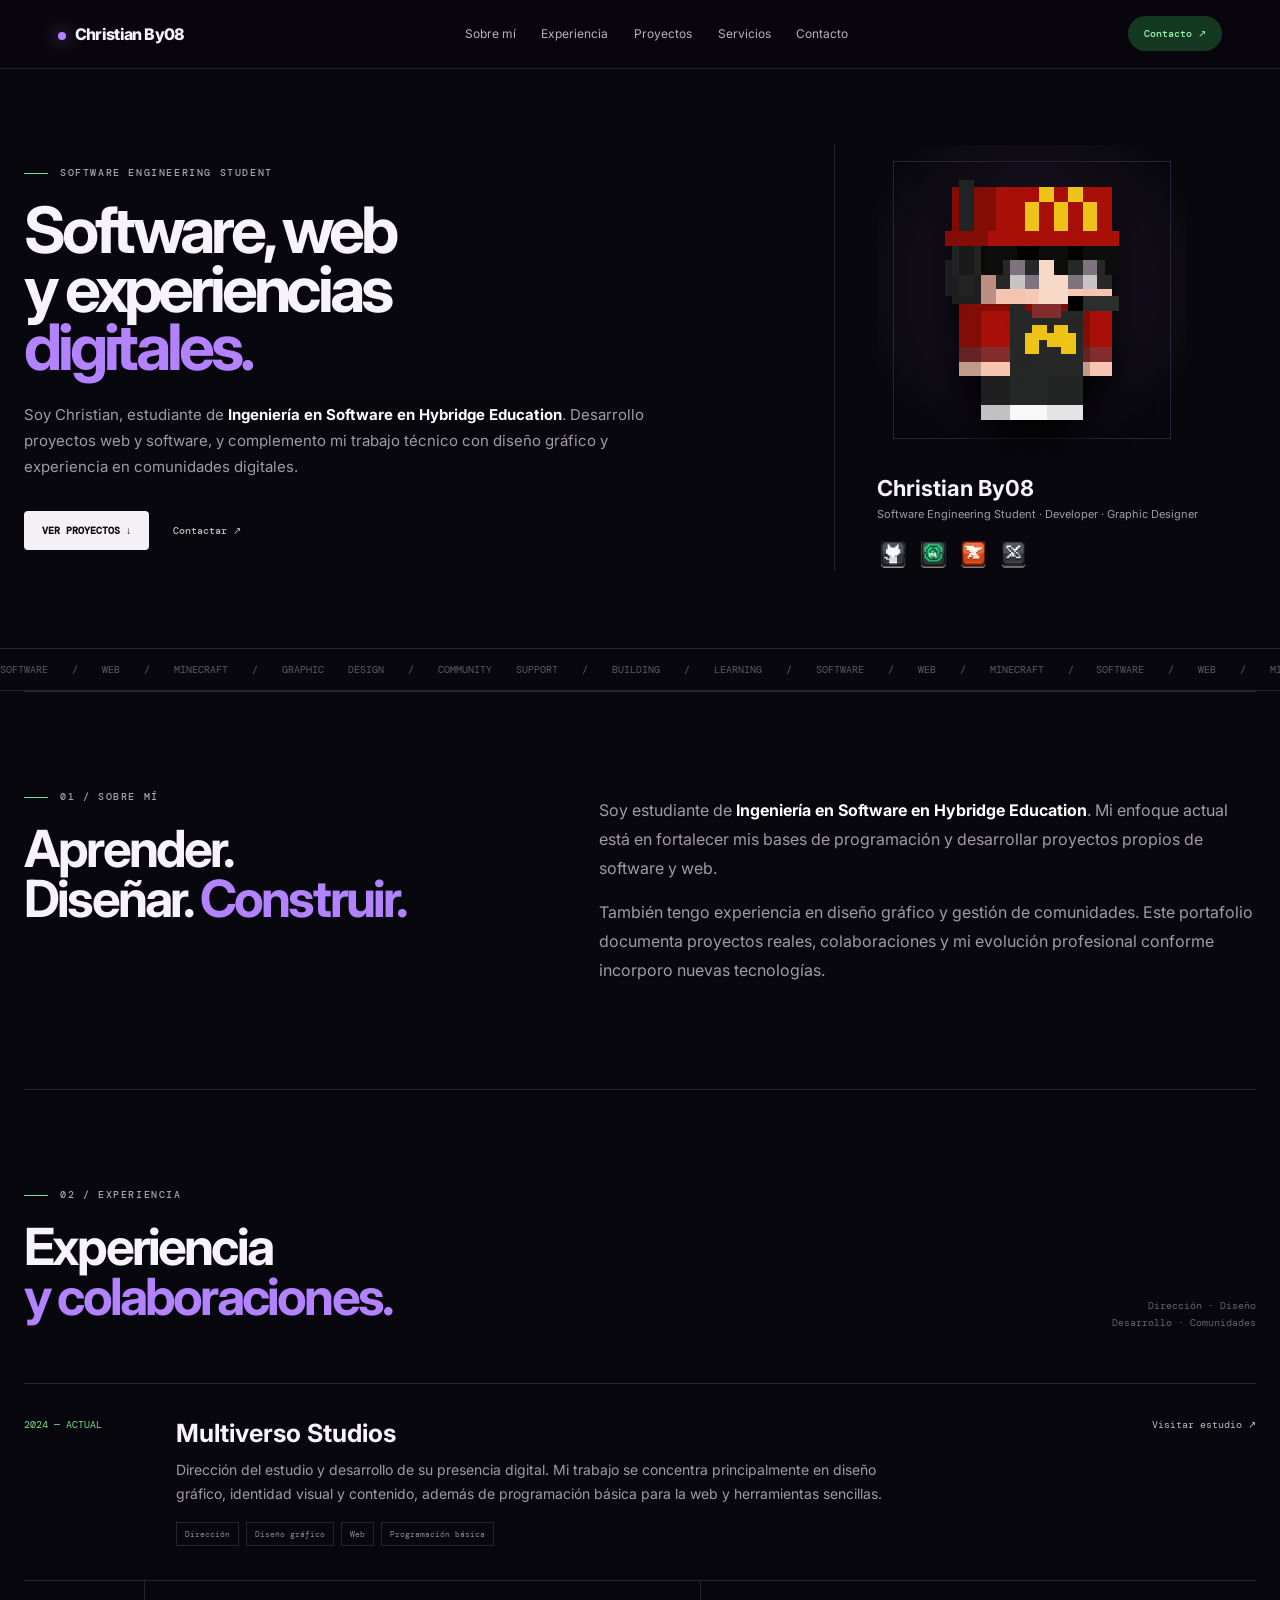
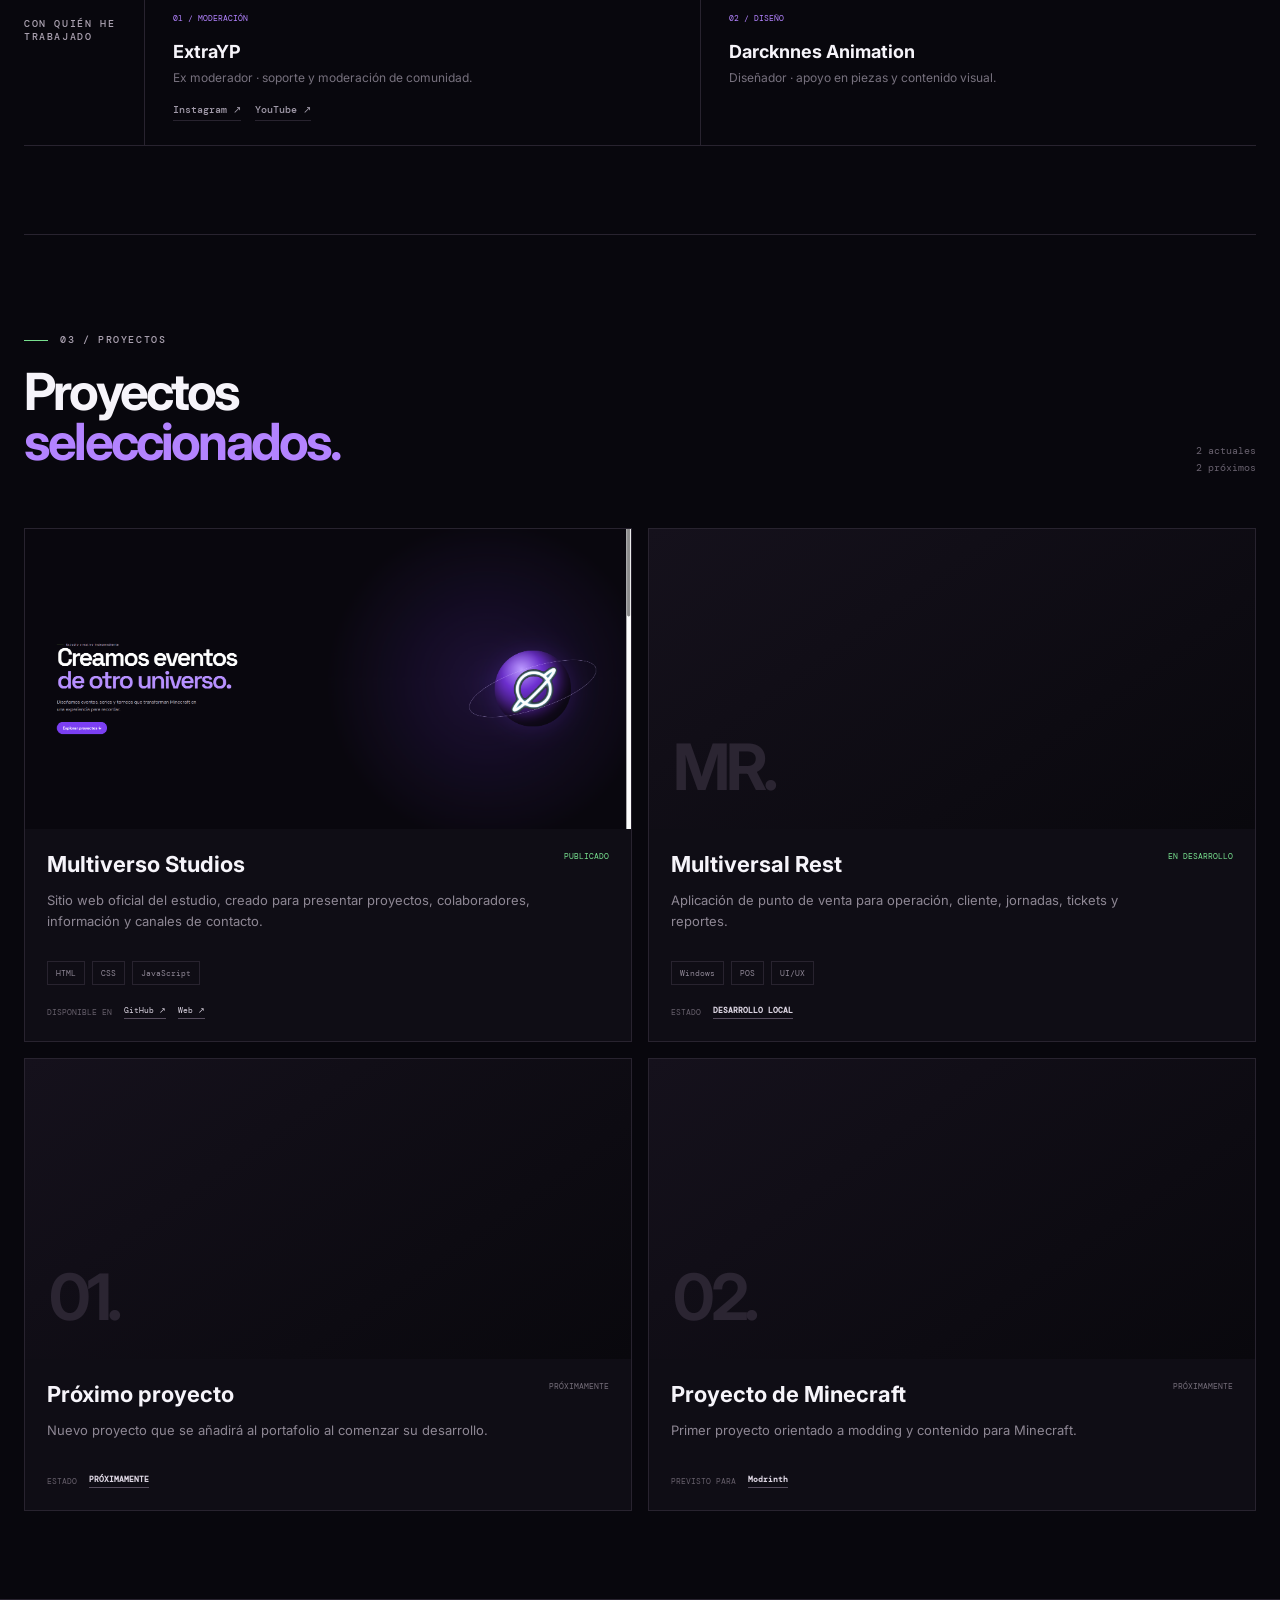
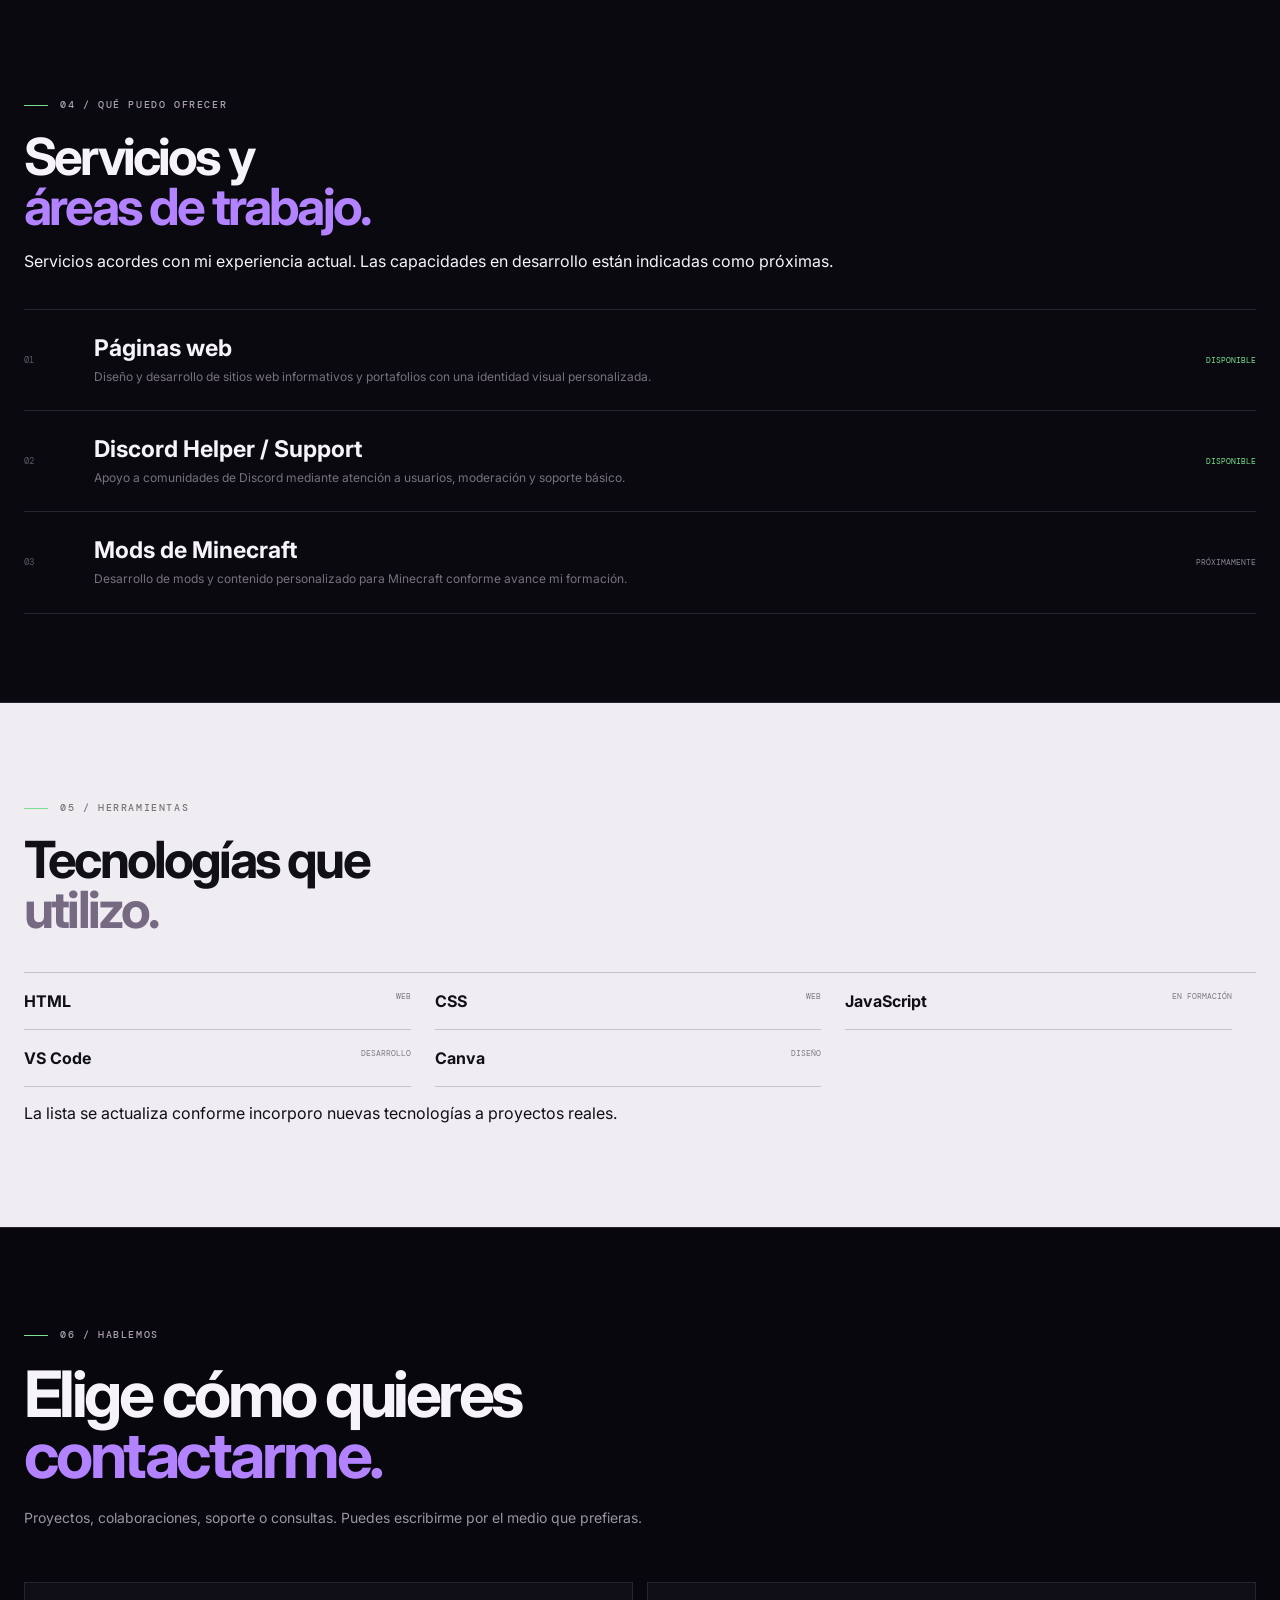
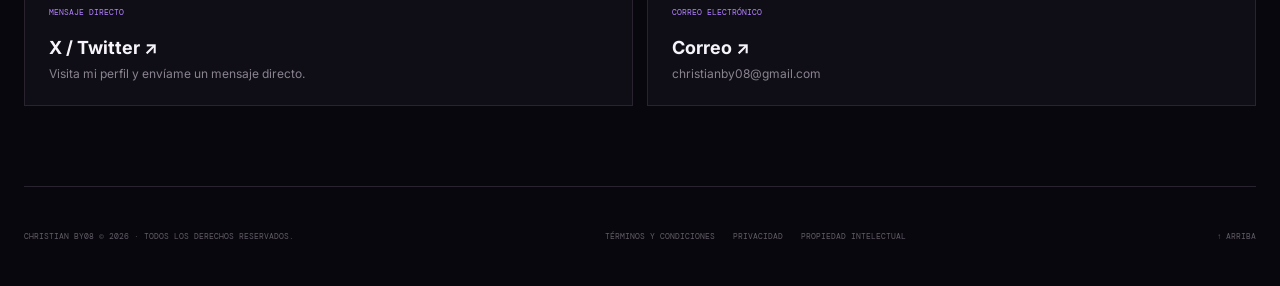
<file: index.html>
<!doctype html>
<html lang="es">
<head>
  <meta charset="utf-8" />
  <meta name="viewport" content="width=device-width, initial-scale=1" />
  <meta name="description" content="Portafolio de Christian By08 — estudiante de Ingeniería en Software en Hybridge Education, desarrollador y diseñador gráfico." />
  <meta name="theme-color" content="#0a0b10" />
  <title>Christian By08 — Developer & Designer</title>
  <link rel="icon" type="image/png" href="assets/favicon.png" />
  <link rel="stylesheet" href="styles.css" />
</head>
<body>
  
  <header class="nav wrap">
    <a class="brand" href="#top"><i></i>Christian By08</a>
    <nav><a href="#about">Sobre mí</a><a href="#experience">Experiencia</a><a href="#projects">Proyectos</a><a href="#services">Servicios</a><a href="#contact">Contacto</a></nav>
    <a class="nav-cta" href="#contact">Contacto ↗</a>
  </header>

  <main id="top">
    <section class="hero wrap">
      <div class="hero-copy">
        <div class="kicker">Software Engineering Student</div>
        <h1>Software, web<br>y experiencias<br><em>digitales.</em></h1>
        <p class="lead">Soy Christian, estudiante de <strong>Ingeniería en Software en Hybridge Education</strong>. Desarrollo proyectos web y software, y complemento mi trabajo técnico con diseño gráfico y experiencia en comunidades digitales.</p>
        <div class="actions"><a class="button" href="#projects">Ver proyectos ↓</a><a class="text-link" href="#contact">Contactar ↗</a></div>
      </div>
      <aside class="profile">
        <div class="profile-visual"><img src="assets/favicon.png" alt="Skin de Minecraft de Christian By08"></div>
        <div><h2>Christian By08</h2><p>Software Engineering Student · Developer · Graphic Designer</p></div>
        <div class="social-icons" aria-label="Redes sociales">
          <a href="https://github.com/christianby08" target="_blank" rel="noreferrer" title="GitHub"><img src="assets/GitHub.png" alt=""><b>GH</b></a>
          <a href="https://modrinth.com/user/Christianby08" target="_blank" rel="noreferrer" title="Modrinth"><img src="assets/Modrith.png" alt=""><b>MR</b></a>
          <a href="https://www.curseforge.com/members/christianby08/projects" target="_blank" rel="noreferrer" title="CurseForge"><img src="assets/Forge.png" alt=""><b>CF</b></a>
          <a href="https://x.com/christian_by08" target="_blank" rel="noreferrer" title="X / Twitter"><img src="assets/Twitter.png" alt=""><b>X</b></a>
        </div>
        
      </aside>
    </section>

    <section class="marquee" aria-hidden="true"><div class="marquee-track"><span>SOFTWARE / WEB / MINECRAFT / GRAPHIC DESIGN / COMMUNITY SUPPORT / BUILDING / LEARNING / SOFTWARE / WEB / MINECRAFT /</span><span>SOFTWARE / WEB / MINECRAFT / GRAPHIC DESIGN / COMMUNITY SUPPORT / BUILDING / LEARNING / SOFTWARE / WEB / MINECRAFT /</span></div></section>

    <section id="about" class="wrap split section">
      <div><p class="section-no">01 / SOBRE MÍ</p><h2 class="section-title">Aprender.<br>Diseñar. <em>Construir.</em></h2></div>
      <div class="about-copy"><p>Soy estudiante de <strong>Ingeniería en Software en Hybridge Education</strong>. Mi enfoque actual está en fortalecer mis bases de programación y desarrollar proyectos propios de software y web.</p><p>También tengo experiencia en diseño gráfico y gestión de comunidades. Este portafolio documenta proyectos reales, colaboraciones y mi evolución profesional conforme incorporo nuevas tecnologías.</p></div>
    </section>

    <section id="experience" class="wrap section">
      <div class="section-head"><div><p class="section-no">02 / EXPERIENCIA</p><h2 class="section-title">Experiencia<br><em>y colaboraciones.</em></h2></div><p class="aside">Dirección · Diseño<br>Desarrollo · Comunidades</p></div>
      <div class="experience-main"><div class="year">2024 — ACTUAL</div><div><h3>Multiverso Studios</h3><p>Dirección del estudio y desarrollo de su presencia digital. Mi trabajo se concentra principalmente en diseño gráfico, identidad visual y contenido, además de programación básica para la web y herramientas sencillas.</p><div class="chips"><span>Dirección</span><span>Diseño gráfico</span><span>Web</span><span>Programación básica</span></div></div><a class="exp-link" href="https://christianby08.github.io/multiverso-studios/index.html" target="_blank" rel="noreferrer">Visitar estudio ↗</a></div>
      <div class="collab-row"><p class="mini-label">CON QUIÉN HE TRABAJADO</p><article class="collab"><span>01 / MODERACIÓN</span><h3>ExtraYP</h3><p>Ex moderador · soporte y moderación de comunidad.</p><div class="collab-socials"><a href="https://www.instagram.com/soyextraa/" target="_blank" rel="noreferrer">Instagram ↗</a><a href="https://www.youtube.com/@extrayp" target="_blank" rel="noreferrer">YouTube ↗</a></div></article><article class="collab"><span>02 / DISEÑO</span><h3>Darcknnes Animation</h3><p>Diseñador · apoyo en piezas y contenido visual.</p></article></div>
    </section>

    <section id="projects" class="wrap section">
      <div class="section-head"><div><p class="section-no">03 / PROYECTOS</p><h2 class="section-title">Proyectos<br><em>seleccionados.</em></h2></div><p class="aside">2 actuales<br>2 próximos</p></div>
      <div class="projects">
        <article class="project"><div class="project-image"><img src="assets/multiverso-studios-preview.png" alt="Vista previa de Multiverso Studios"></div><div class="project-body"><div class="project-top"><div><h3>Multiverso Studios</h3><p>Sitio web oficial del estudio, creado para presentar proyectos, colaboradores, información y canales de contacto.</p></div><span class="status">PUBLICADO</span></div><div class="chips"><span>HTML</span><span>CSS</span><span>JavaScript</span></div><div class="availability"><span>DISPONIBLE EN</span><a href="https://github.com/christianby08" target="_blank" rel="noreferrer">GitHub ↗</a><a href="https://christianby08.github.io/multiverso-studios/index.html" target="_blank" rel="noreferrer">Web ↗</a></div></div></article>
        <article class="project"><div class="project-image placeholder"><b>MR.</b></div><div class="project-body"><div class="project-top"><div><h3>Multiversal Rest</h3><p>Aplicación de punto de venta para operación, cliente, jornadas, tickets y reportes.</p></div><span class="status">EN DESARROLLO</span></div><div class="chips"><span>Windows</span><span>POS</span><span>UI/UX</span></div><div class="availability"><span>ESTADO</span><b>DESARROLLO LOCAL</b></div></div></article>
        <article class="project"><div class="project-image placeholder"><b>01.</b></div><div class="project-body"><div class="project-top"><div><h3>Próximo proyecto</h3><p>Nuevo proyecto que se añadirá al portafolio al comenzar su desarrollo.</p></div><span class="status soon">PRÓXIMAMENTE</span></div><div class="availability"><span>ESTADO</span><b>PRÓXIMAMENTE</b></div></div></article>
        <article class="project"><div class="project-image placeholder"><b>02.</b></div><div class="project-body"><div class="project-top"><div><h3>Proyecto de Minecraft</h3><p>Primer proyecto orientado a modding y contenido para Minecraft.</p></div><span class="status soon">PRÓXIMAMENTE</span></div><div class="availability"><span>PREVISTO PARA</span><b>Modrinth</b></div></div></article>
      </div>
    </section>

    <section id="services" class="services section"><div class="wrap"><p class="section-no">04 / QUÉ PUEDO OFRECER</p><div class="services-head"><h2 class="section-title">Servicios y<br><em>áreas de trabajo.</em></h2><p>Servicios acordes con mi experiencia actual. Las capacidades en desarrollo están indicadas como próximas.</p></div><div class="service-list"><article class="service"><span>01</span><div><h3>Páginas web</h3><p>Diseño y desarrollo de sitios web informativos y portafolios con una identidad visual personalizada.</p></div><b>DISPONIBLE</b></article><article class="service"><span>02</span><div><h3>Discord Helper / Support</h3><p>Apoyo a comunidades de Discord mediante atención a usuarios, moderación y soporte básico.</p></div><b>DISPONIBLE</b></article><article class="service future"><span>03</span><div><h3>Mods de Minecraft</h3><p>Desarrollo de mods y contenido personalizado para Minecraft conforme avance mi formación.</p></div><b>PRÓXIMAMENTE</b></article></div></div></section>

    <section id="stack" class="stack section"><div class="wrap"><p class="section-no">05 / HERRAMIENTAS</p><div class="stack-grid"><h2 class="section-title">Tecnologías que<br><em>utilizo.</em></h2><div class="skills"><div class="skill"><b>HTML</b><span>WEB</span></div><div class="skill"><b>CSS</b><span>WEB</span></div><div class="skill"><b>JavaScript</b><span>EN FORMACIÓN</span></div><div class="skill"><b>VS Code</b><span>DESARROLLO</span></div><div class="skill"><b>Canva</b><span>DISEÑO</span></div></div></div><p class="stack-note">La lista se actualiza conforme incorporo nuevas tecnologías a proyectos reales.</p></div></section>

    <section id="contact" class="contact section"><div class="wrap"><p class="section-no">06 / HABLEMOS</p><h2>Elige cómo quieres<br><em>contactarme.</em></h2><p class="contact-lead">Proyectos, colaboraciones, soporte o consultas. Puedes escribirme por el medio que prefieras.</p><div class="contact-options"><a href="https://x.com/christian_by08" target="_blank" rel="noreferrer"><div><small>MENSAJE DIRECTO</small><h3>X / Twitter ↗</h3><p>Visita mi perfil y envíame un mensaje directo.</p></div></a><a href="mailto:christianby08@gmail.com"><div><small>CORREO ELECTRÓNICO</small><h3>Correo ↗</h3><p>christianby08@gmail.com</p></div></a></div></div></section>
  </main>

  <footer class="wrap"><span>Christian By08 © 2026 · Todos los derechos reservados.</span><span class="legal-links"><a href="terms.html">Términos y condiciones</a><a href="privacy.html">Privacidad</a><a href="legal.html">Propiedad intelectual</a></span><a href="#top">↑ arriba</a></footer>
</body>
</html>
</file>
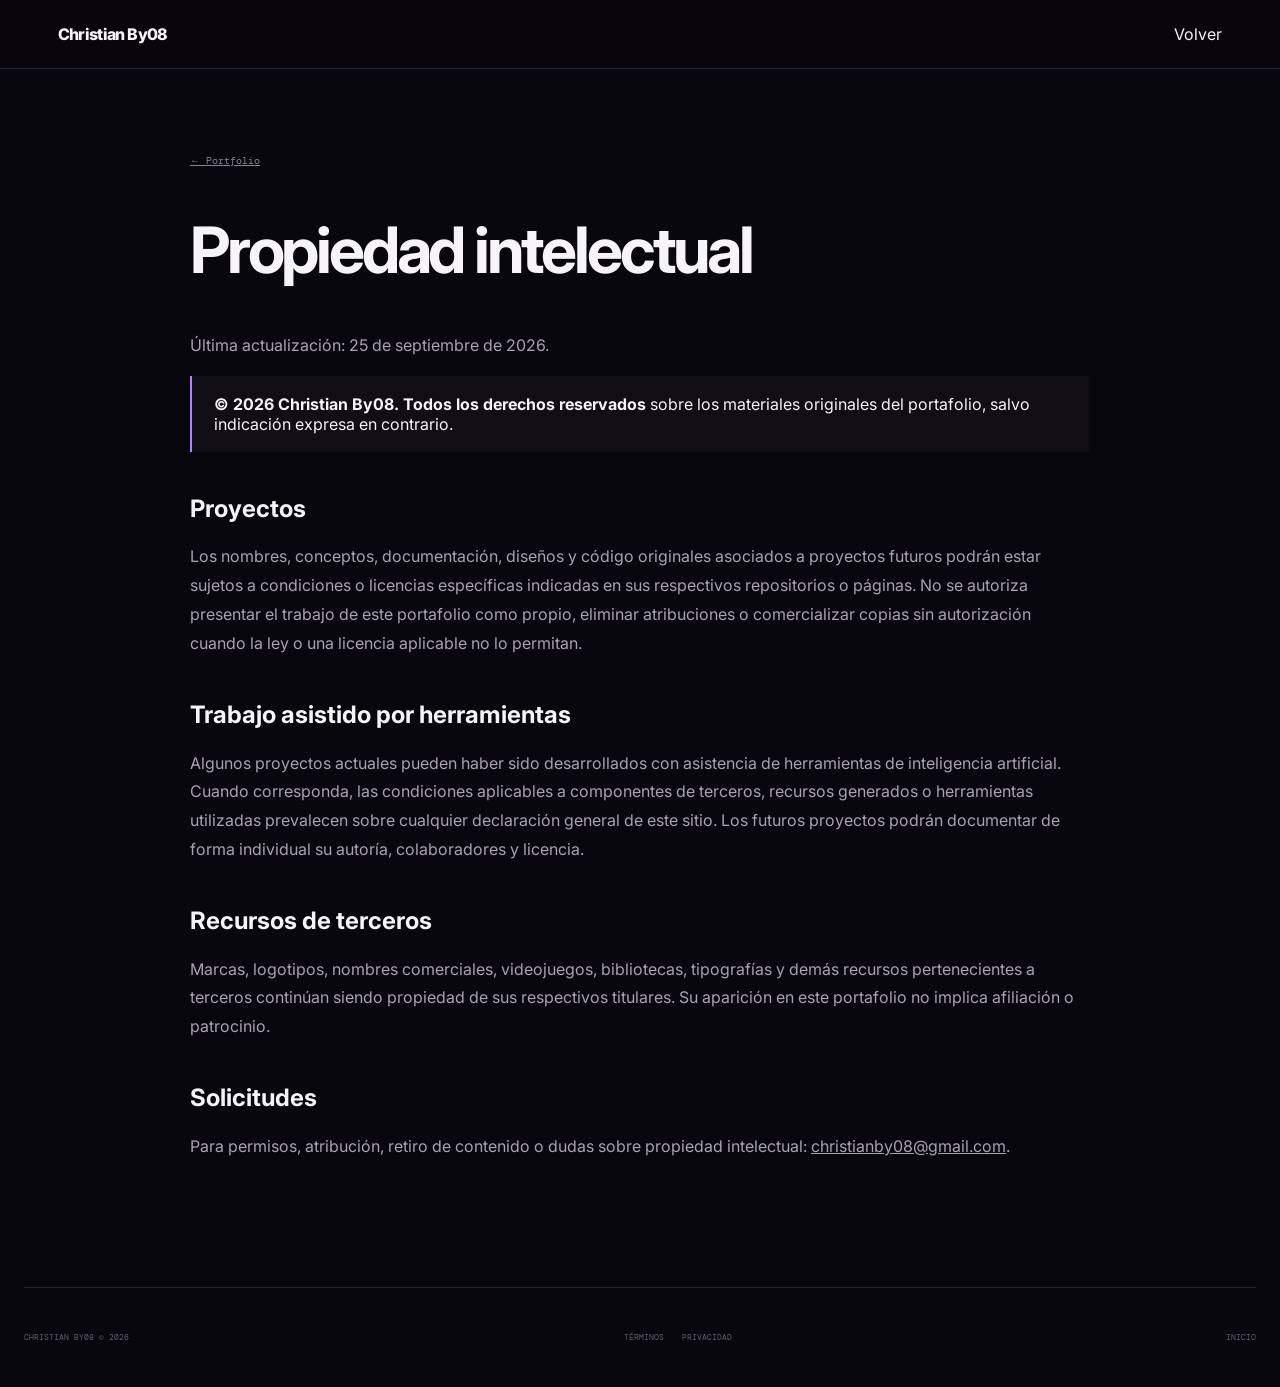
<file: legal.html>
<!doctype html><html lang="es"><head><meta charset="utf-8"><meta name="viewport" content="width=device-width,initial-scale=1"><title>Propiedad intelectual — Christian By08</title><link rel="stylesheet" href="styles.css"></head><body><header class="nav wrap"><a class="brand" href="index.html"><span class="brand-dot"></span>Christian By08</a><a class="pill small" href="index.html">Volver</a></header><main class="wrap legal-page"><a class="legal-back" href="index.html">← Portfolio</a><h1>Propiedad intelectual</h1><p>Última actualización: 25 de septiembre de 2026.</p><div class="legal-note"><strong>© 2026 Christian By08. Todos los derechos reservados</strong> sobre los materiales originales del portafolio, salvo indicación expresa en contrario.</div><h2>Proyectos</h2><p>Los nombres, conceptos, documentación, diseños y código originales asociados a proyectos futuros podrán estar sujetos a condiciones o licencias específicas indicadas en sus respectivos repositorios o páginas. No se autoriza presentar el trabajo de este portafolio como propio, eliminar atribuciones o comercializar copias sin autorización cuando la ley o una licencia aplicable no lo permitan.</p><h2>Trabajo asistido por herramientas</h2><p>Algunos proyectos actuales pueden haber sido desarrollados con asistencia de herramientas de inteligencia artificial. Cuando corresponda, las condiciones aplicables a componentes de terceros, recursos generados o herramientas utilizadas prevalecen sobre cualquier declaración general de este sitio. Los futuros proyectos podrán documentar de forma individual su autoría, colaboradores y licencia.</p><h2>Recursos de terceros</h2><p>Marcas, logotipos, nombres comerciales, videojuegos, bibliotecas, tipografías y demás recursos pertenecientes a terceros continúan siendo propiedad de sus respectivos titulares. Su aparición en este portafolio no implica afiliación o patrocinio.</p><h2>Solicitudes</h2><p>Para permisos, atribución, retiro de contenido o dudas sobre propiedad intelectual: <a href="mailto:christianby08@gmail.com">christianby08@gmail.com</a>.</p></main><footer class="wrap"><span>Christian By08 © 2026</span><span class="legal-links"><a href="terms.html">Términos</a><a href="privacy.html">Privacidad</a></span><a href="index.html">Inicio</a></footer></body></html>
</file>
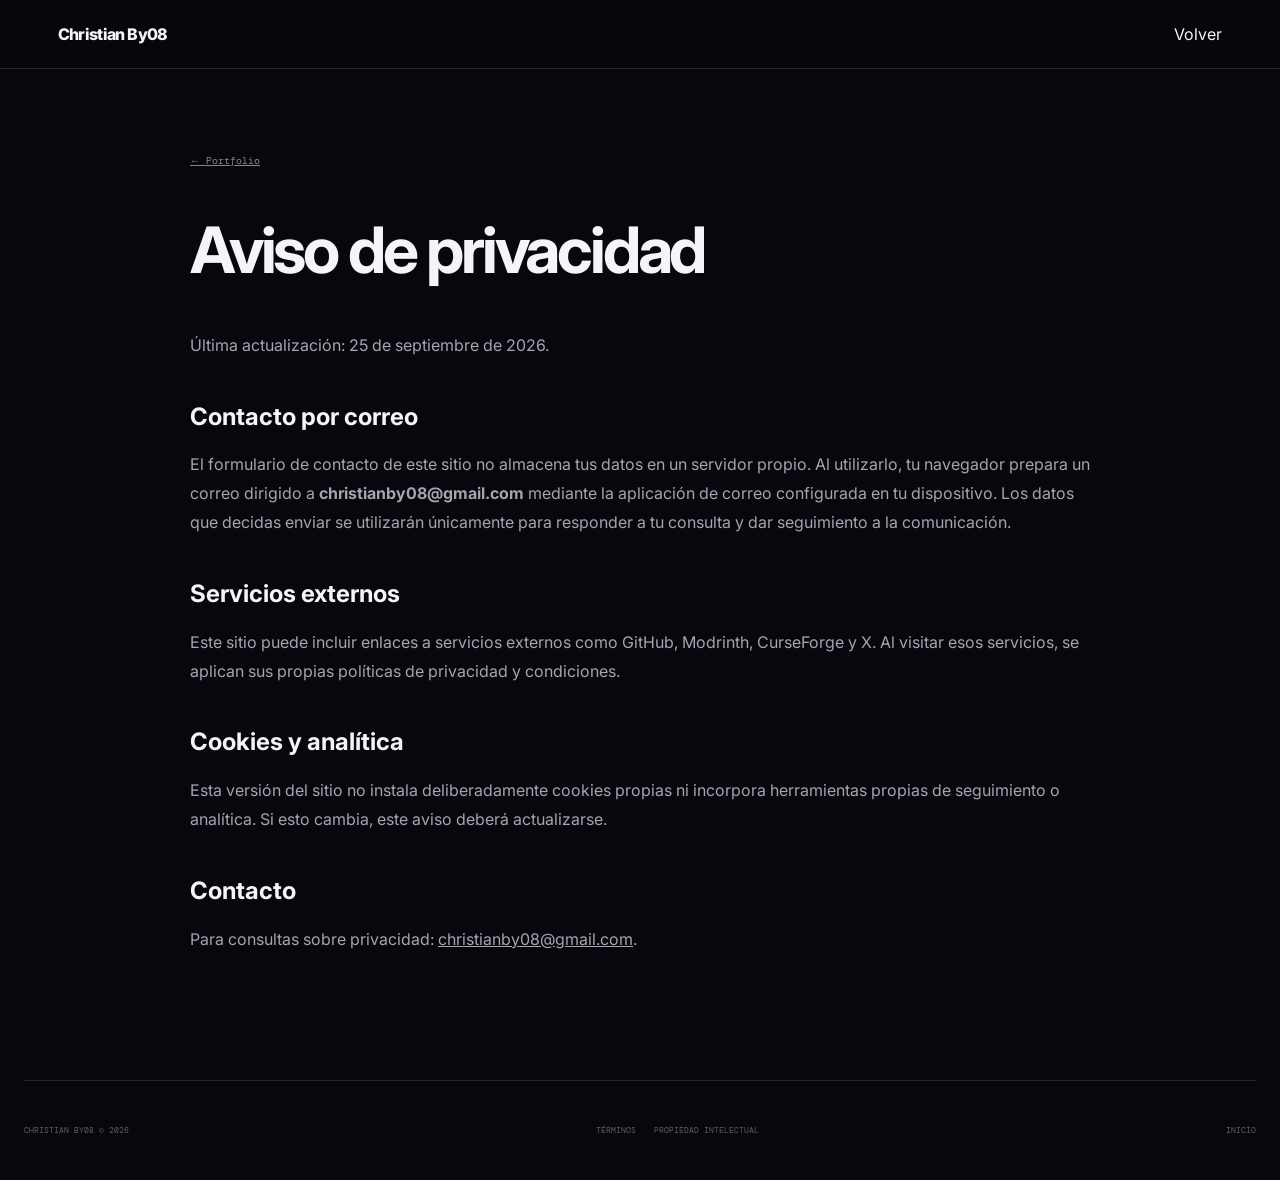
<file: privacy.html>
<!doctype html><html lang="es"><head><meta charset="utf-8"><meta name="viewport" content="width=device-width,initial-scale=1"><title>Privacidad — Christian By08</title><link rel="stylesheet" href="styles.css"></head><body><header class="nav wrap"><a class="brand" href="index.html"><span class="brand-dot"></span>Christian By08</a><a class="pill small" href="index.html">Volver</a></header><main class="wrap legal-page"><a class="legal-back" href="index.html">← Portfolio</a><h1>Aviso de privacidad</h1><p>Última actualización: 25 de septiembre de 2026.</p><h2>Contacto por correo</h2><p>El formulario de contacto de este sitio no almacena tus datos en un servidor propio. Al utilizarlo, tu navegador prepara un correo dirigido a <strong>christianby08@gmail.com</strong> mediante la aplicación de correo configurada en tu dispositivo. Los datos que decidas enviar se utilizarán únicamente para responder a tu consulta y dar seguimiento a la comunicación.</p><h2>Servicios externos</h2><p>Este sitio puede incluir enlaces a servicios externos como GitHub, Modrinth, CurseForge y X. Al visitar esos servicios, se aplican sus propias políticas de privacidad y condiciones.</p><h2>Cookies y analítica</h2><p>Esta versión del sitio no instala deliberadamente cookies propias ni incorpora herramientas propias de seguimiento o analítica. Si esto cambia, este aviso deberá actualizarse.</p><h2>Contacto</h2><p>Para consultas sobre privacidad: <a href="mailto:christianby08@gmail.com">christianby08@gmail.com</a>.</p></main><footer class="wrap"><span>Christian By08 © 2026</span><span class="legal-links"><a href="terms.html">Términos</a><a href="legal.html">Propiedad intelectual</a></span><a href="index.html">Inicio</a></footer></body></html>
</file>
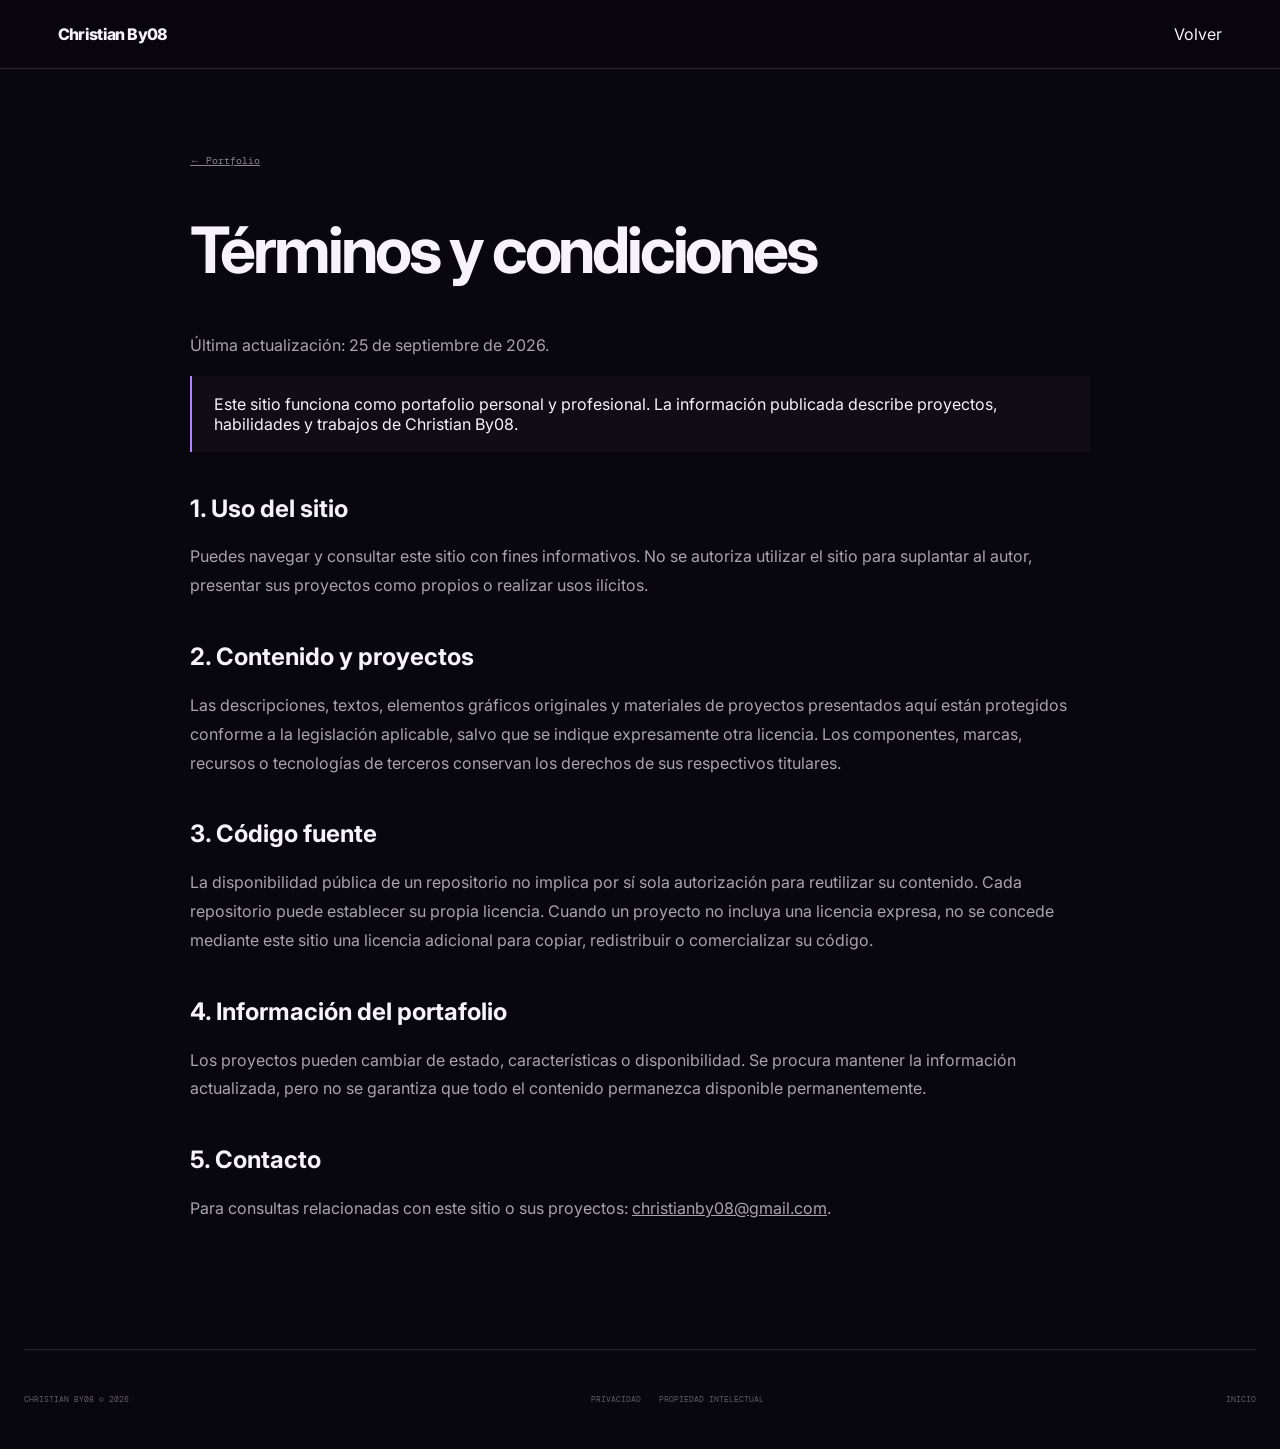
<file: terms.html>
<!doctype html><html lang="es"><head><meta charset="utf-8"><meta name="viewport" content="width=device-width,initial-scale=1"><title>Términos — Christian By08</title><link rel="stylesheet" href="styles.css"></head><body><header class="nav wrap"><a class="brand" href="index.html"><span class="brand-dot"></span>Christian By08</a><a class="pill small" href="index.html">Volver</a></header><main class="wrap legal-page"><a class="legal-back" href="index.html">← Portfolio</a><h1>Términos y condiciones</h1><p>Última actualización: 25 de septiembre de 2026.</p><div class="legal-note">Este sitio funciona como portafolio personal y profesional. La información publicada describe proyectos, habilidades y trabajos de Christian By08.</div><h2>1. Uso del sitio</h2><p>Puedes navegar y consultar este sitio con fines informativos. No se autoriza utilizar el sitio para suplantar al autor, presentar sus proyectos como propios o realizar usos ilícitos.</p><h2>2. Contenido y proyectos</h2><p>Las descripciones, textos, elementos gráficos originales y materiales de proyectos presentados aquí están protegidos conforme a la legislación aplicable, salvo que se indique expresamente otra licencia. Los componentes, marcas, recursos o tecnologías de terceros conservan los derechos de sus respectivos titulares.</p><h2>3. Código fuente</h2><p>La disponibilidad pública de un repositorio no implica por sí sola autorización para reutilizar su contenido. Cada repositorio puede establecer su propia licencia. Cuando un proyecto no incluya una licencia expresa, no se concede mediante este sitio una licencia adicional para copiar, redistribuir o comercializar su código.</p><h2>4. Información del portafolio</h2><p>Los proyectos pueden cambiar de estado, características o disponibilidad. Se procura mantener la información actualizada, pero no se garantiza que todo el contenido permanezca disponible permanentemente.</p><h2>5. Contacto</h2><p>Para consultas relacionadas con este sitio o sus proyectos: <a href="mailto:christianby08@gmail.com">christianby08@gmail.com</a>.</p></main><footer class="wrap"><span>Christian By08 © 2026</span><span class="legal-links"><a href="privacy.html">Privacidad</a><a href="legal.html">Propiedad intelectual</a></span><a href="index.html">Inicio</a></footer></body></html>
</file>
<file: styles.css>
@import url('https://fonts.googleapis.com/css2?family=DM+Mono:wght@400;500&family=Inter:wght@400;500;600;700;800&display=swap');

:root{
  --bg:#08070d;--panel:#0f0d15;--panel2:#14111b;--text:#f6f4fa;--muted:#a19aa9;
  --line:#28232f;--purple:#b383ff;--green:#78e08f;--max:1280px;
}
*{box-sizing:border-box}
html{scroll-behavior:smooth}
body{margin:0;background:var(--bg);color:var(--text);font-family:Inter,system-ui,sans-serif;overflow-x:hidden}
a{color:inherit;text-decoration:none}
img{max-width:100%;display:block}
.wrap{width:min(calc(100% - 48px),var(--max));margin:auto}
.section{padding:88px 0;border-top:1px solid var(--line)}

/* Navegación */
.nav{min-height:68px;display:flex;align-items:center;justify-content:space-between;gap:24px;border-bottom:1px solid var(--line);width:min(calc(100% - 48px),var(--max));position:sticky;top:0;z-index:30;background:rgba(8,7,13,.92);backdrop-filter:blur(14px)}
.nav:before{content:"";position:fixed;left:0;right:0;top:0;height:68px;background:rgba(8,7,13,.92);border-bottom:1px solid var(--line);z-index:-1}
.brand{font-weight:800;letter-spacing:-.04em;white-space:nowrap}.brand i{display:inline-block;width:8px;height:8px;border-radius:50%;background:var(--purple);margin-right:9px;box-shadow:0 0 18px var(--purple)}
.nav nav{display:flex;gap:clamp(14px,2vw,28px);font-size:12px;color:#b7b0bf}.nav nav a:hover{color:#fff}
.nav-cta{font:500 10px 'DM Mono';background:#143822;color:#9bf5b0;padding:11px 16px;border-radius:999px;white-space:nowrap}

/* Inicio */
.hero{min-height:580px;display:grid;grid-template-columns:minmax(0,1.15fr) minmax(280px,.65fr);align-items:center;gap:clamp(36px,5vw,70px);padding-top:56px;padding-bottom:56px}
.kicker,.section-no,.mini-label{font:500 10px 'DM Mono';letter-spacing:.16em;text-transform:uppercase;color:#aaa1b0}.kicker:before,.section-no:before{content:"";display:inline-block;width:24px;height:1px;background:var(--green);vertical-align:middle;margin-right:12px}
.hero h1{font-size:clamp(44px,5vw,72px);line-height:.91;letter-spacing:-.065em;margin:22px 0 26px}.hero h1 em,.section-title em,.contact h2 em{font-style:normal;color:var(--purple)}
.lead{font-size:15px;line-height:1.75;color:var(--muted);max-width:640px}.lead strong{color:#fff}
.actions{display:flex;gap:24px;align-items:center;margin-top:30px;flex-wrap:wrap}.button{padding:13px 18px;background:#f3f0f6;color:#0a0810;border-radius:4px;font:600 10px 'DM Mono';text-transform:uppercase}.text-link{font:500 10px 'DM Mono';color:#bbb}.text-link:hover{color:var(--purple)}

.profile{position:relative;border-left:1px solid var(--line);padding-left:42px;display:flex;flex-direction:column;justify-content:center;min-width:0}
.profile-visual{width:min(100%,310px);aspect-ratio:1/1;margin-bottom:20px;display:grid;place-items:center;position:relative;overflow:hidden;background:radial-gradient(circle at 50% 45%,#281c38 0,#100d17 55%,transparent 78%)}
.profile-visual:before{content:"";position:absolute;inset:16px;border:1px solid #2a2332;pointer-events:none}
.profile-visual img{width:78%;height:78%;object-fit:contain;image-rendering:pixelated;filter:drop-shadow(0 20px 20px #000)}
.profile h2{font-size:22px;margin:0 0 5px}.profile p{color:var(--muted);font-size:11px;line-height:1.5;margin:0}
.social-icons{display:flex;gap:8px;margin-top:16px;flex-wrap:wrap}.social-icons a{width:32px;height:32px;position:relative;display:grid;place-items:center;transition:.2s}.social-icons img{position:absolute;width:27px;height:27px;object-fit:contain}.social-icons b{z-index:2;font:700 6px 'DM Mono';color:#fff}.social-icons a:hover{transform:translateY(-3px)}

/* Cinta animada */
.marquee{overflow:hidden;border-top:1px solid var(--line);border-bottom:1px solid var(--line);padding:14px 0;color:#5f5965;font:10px 'DM Mono';white-space:nowrap}
.marquee-track{display:flex;width:max-content;animation:marquee 26s linear infinite}
.marquee-track span{display:block;padding-right:22px;word-spacing:18px}
@keyframes marquee{to{transform:translateX(-50%)}}
@media(prefers-reduced-motion:reduce){.marquee-track{animation:none}}

/* Contenido */
.split{display:grid;grid-template-columns:minmax(0,.85fr) minmax(0,1.15fr);gap:clamp(50px,7vw,100px)}
.section-title{font-size:clamp(34px,4vw,56px);line-height:.98;letter-spacing:-.055em;margin:20px 0}.about-copy{align-self:end;max-width:700px}.about-copy p{font-size:16px;line-height:1.8;color:var(--muted)}.about-copy strong{color:#fff}
.section-head{display:flex;justify-content:space-between;align-items:flex-end;gap:30px;margin-bottom:42px}.aside{font:10px 'DM Mono';color:#68616e;text-align:right;line-height:1.7}
.experience-main{display:grid;grid-template-columns:120px minmax(0,1fr) auto;gap:32px;padding:34px 0;border-top:1px solid var(--line);align-items:start}.experience-main .year{font:10px 'DM Mono';color:var(--green)}.experience-main h3{font-size:25px;margin:0 0 10px}.experience-main p{color:var(--muted);line-height:1.7;max-width:720px;margin:0;font-size:14px}.chips{display:flex;gap:7px;flex-wrap:wrap;margin-top:16px}.chips span{border:1px solid var(--line);padding:6px 8px;font:8px 'DM Mono';color:#8f8796}.exp-link{font:10px 'DM Mono';color:#bbb;white-space:nowrap}
.collab-row{display:grid;grid-template-columns:120px 1fr 1fr;border-top:1px solid var(--line);border-bottom:1px solid var(--line)}.collab-row>.mini-label{padding-top:26px}.collab{padding:24px 28px;border-left:1px solid var(--line)}.collab span{font:8px 'DM Mono';color:var(--purple)}.collab h3{font-size:18px;margin:16px 0 6px}.collab p{color:#77717e;font-size:12px;line-height:1.6;margin:0}

.projects{display:grid;grid-template-columns:repeat(2,minmax(0,1fr));gap:16px}.project{background:var(--panel);border:1px solid var(--line);overflow:hidden}.project-image{height:clamp(210px,24vw,300px);background:#0b0a10;overflow:hidden;position:relative}.project-image img{width:100%;height:100%;object-fit:cover;transition:.5s}.project:hover .project-image img{transform:scale(1.02)}.project-image.placeholder{display:flex;align-items:flex-end;padding:24px;background:linear-gradient(145deg,#15111c,#09080d)}.project-image.placeholder b{font-size:clamp(44px,6vw,64px);letter-spacing:-.07em;color:#2b2532}.project-body{padding:22px}.project-top{display:flex;justify-content:space-between;gap:16px}.project h3{font-size:22px;margin:0 0 8px}.project p{color:#8e8794;line-height:1.6;font-size:13px;max-width:620px}.status{font:8px 'DM Mono';color:var(--green);white-space:nowrap}.status.soon{color:#756e7a}.availability{display:flex;align-items:center;gap:12px;margin-top:20px;font:8px 'DM Mono';color:#665f6b;flex-wrap:wrap}.availability a,.availability b{color:#ddd6e3;border-bottom:1px solid #554c5c;padding-bottom:3px}.availability a:hover{color:var(--purple)}

.services{background:#0b0910}.service-list{margin-top:38px}.service{display:grid;grid-template-columns:70px minmax(0,1fr) 150px;align-items:center;border-top:1px solid var(--line);padding:24px 0}.service:last-child{border-bottom:1px solid var(--line)}.service>span{font:9px 'DM Mono';color:#5d5662}.service h3{font-size:23px;margin:0}.service p{color:#77717e;font-size:12px;line-height:1.6;margin:5px 0 0}.service b{font:8px 'DM Mono';color:var(--green);text-align:right}.service.future b{color:#8c8492}
.stack{background:#f0edf2;color:#111015}.stack .section-no{color:#777}.stack .section-title em{color:#766a82}.skills{margin-top:38px;display:grid;grid-template-columns:repeat(3,1fr);border-top:1px solid #c8c2ca}.skill{display:flex;justify-content:space-between;gap:12px;padding:18px 0;border-bottom:1px solid #c8c2ca;margin-right:24px}.skill b{font-size:16px}.skill span{font:8px 'DM Mono';color:#817984}
.contact{padding:90px 0 80px}.contact h2{font-size:clamp(42px,5vw,72px);line-height:.96;letter-spacing:-.055em;margin:22px 0 20px}.contact-lead{color:#9b94a1;max-width:620px;line-height:1.7;font-size:14px}.contact-options{display:grid;grid-template-columns:1fr 1fr;gap:14px;margin-top:52px}.contact-options a{border:1px solid var(--line);background:var(--panel);padding:24px;min-height:120px}.contact-options a:hover{border-color:#5c4d6e;background:var(--panel2)}.contact-options h3{font-size:18px;margin:0 0 8px}.contact-options p{font-size:12px;color:#8a8390;margin:0}.contact-options small{font:8px 'DM Mono';color:var(--purple);display:block;margin-bottom:20px}
footer{min-height:100px;border-top:1px solid var(--line);display:flex;align-items:center;justify-content:space-between;gap:20px;font:8px 'DM Mono';color:#625c67;text-transform:uppercase}.legal-links{display:flex;gap:18px;flex-wrap:wrap}.legal-links a:hover{color:#aaa}
.legal-page{padding:80px 0 110px;max-width:900px}.legal-page h1{font-size:clamp(40px,5vw,68px);letter-spacing:-.05em}.legal-page h2{margin-top:42px}.legal-page p,.legal-page li{color:#aaa2af;line-height:1.8}.legal-page a{text-decoration:underline}.legal-note{border-left:2px solid var(--purple);padding:18px 22px;background:#100d15}.legal-back{font:10px 'DM Mono';color:#8c8491}

/* Laptop / ventana mediana */
@media(max-width:1100px){
  .wrap{width:min(calc(100% - 40px),var(--max))}
  .nav{width:min(calc(100% - 40px),var(--max))}
  .nav nav{gap:14px;font-size:11px}
  .hero{grid-template-columns:minmax(0,1fr) minmax(240px,.55fr);gap:32px;min-height:520px;padding-top:44px;padding-bottom:44px}
  .hero h1{font-size:clamp(42px,5.8vw,60px)}
  .profile{padding-left:30px}.profile-visual{width:min(100%,240px)}
  .split{gap:48px}.experience-main{grid-template-columns:100px minmax(0,1fr)}.experience-main .exp-link{grid-column:2}
  .collab-row{grid-template-columns:100px 1fr 1fr}
}

/* Tablet y móvil */
@media(max-width:820px){
  .wrap{width:min(calc(100% - 32px),var(--max))}.nav{width:min(calc(100% - 32px),var(--max))}.nav nav{display:none}.nav-cta{padding:10px 13px}
  .hero{grid-template-columns:1fr;min-height:auto;gap:38px;padding-top:58px;padding-bottom:50px}.hero h1{font-size:clamp(42px,11vw,58px)}
  .profile{border-left:0;border-top:1px solid var(--line);padding:34px 0 0}.profile-visual{width:190px}.profile h2{font-size:20px}
  .split{grid-template-columns:1fr;gap:22px}.section{padding:68px 0}.section-head{align-items:start;margin-bottom:32px}.aside{display:none}
  .experience-main{grid-template-columns:1fr;gap:14px}.experience-main .exp-link{grid-column:auto}.collab-row{grid-template-columns:1fr}.collab-row>.mini-label{padding:22px 0 14px}.collab{border-left:0;border-top:1px solid var(--line);padding:22px 0}
  .projects{grid-template-columns:1fr}.project-image{height:240px}.service{grid-template-columns:48px 1fr}.service b{grid-column:2;text-align:left;margin-top:10px}.skills{grid-template-columns:1fr}.skill{margin:0}
  .contact-options{grid-template-columns:1fr;margin-top:38px}.legal-links{width:100%;order:3}footer{padding:26px 0;flex-wrap:wrap}
}

@media(max-width:480px){
  .wrap,.nav{width:calc(100% - 24px)}.brand{font-size:14px}.nav-cta{font-size:8px}.hero{padding-top:44px}.hero h1{font-size:clamp(38px,12vw,50px)}.lead{font-size:14px}.profile-visual{width:160px}.project-image{height:210px}.project-top{display:block}.status{display:inline-block;margin-top:8px}.contact h2{font-size:40px}
}


/* Corrección: la barra superior ocupa todo el ancho del viewport. */
.nav{width:100%;max-width:none;margin-left:0;margin-right:0;padding-left:4.5vw;padding-right:4.5vw}
.collab-socials{display:flex;gap:14px;flex-wrap:wrap;margin-top:16px}
.collab-socials a{font:500 10px 'DM Mono',monospace;color:var(--muted);border-bottom:1px solid var(--line);padding-bottom:4px}
.collab-socials a:hover{color:var(--text);border-color:var(--purple)}
@media(max-width:900px){.nav{width:100%;padding-left:17px;padding-right:17px}}
@media(max-width:480px){.nav{width:100%;padding-left:12px;padding-right:12px}}
</file>
